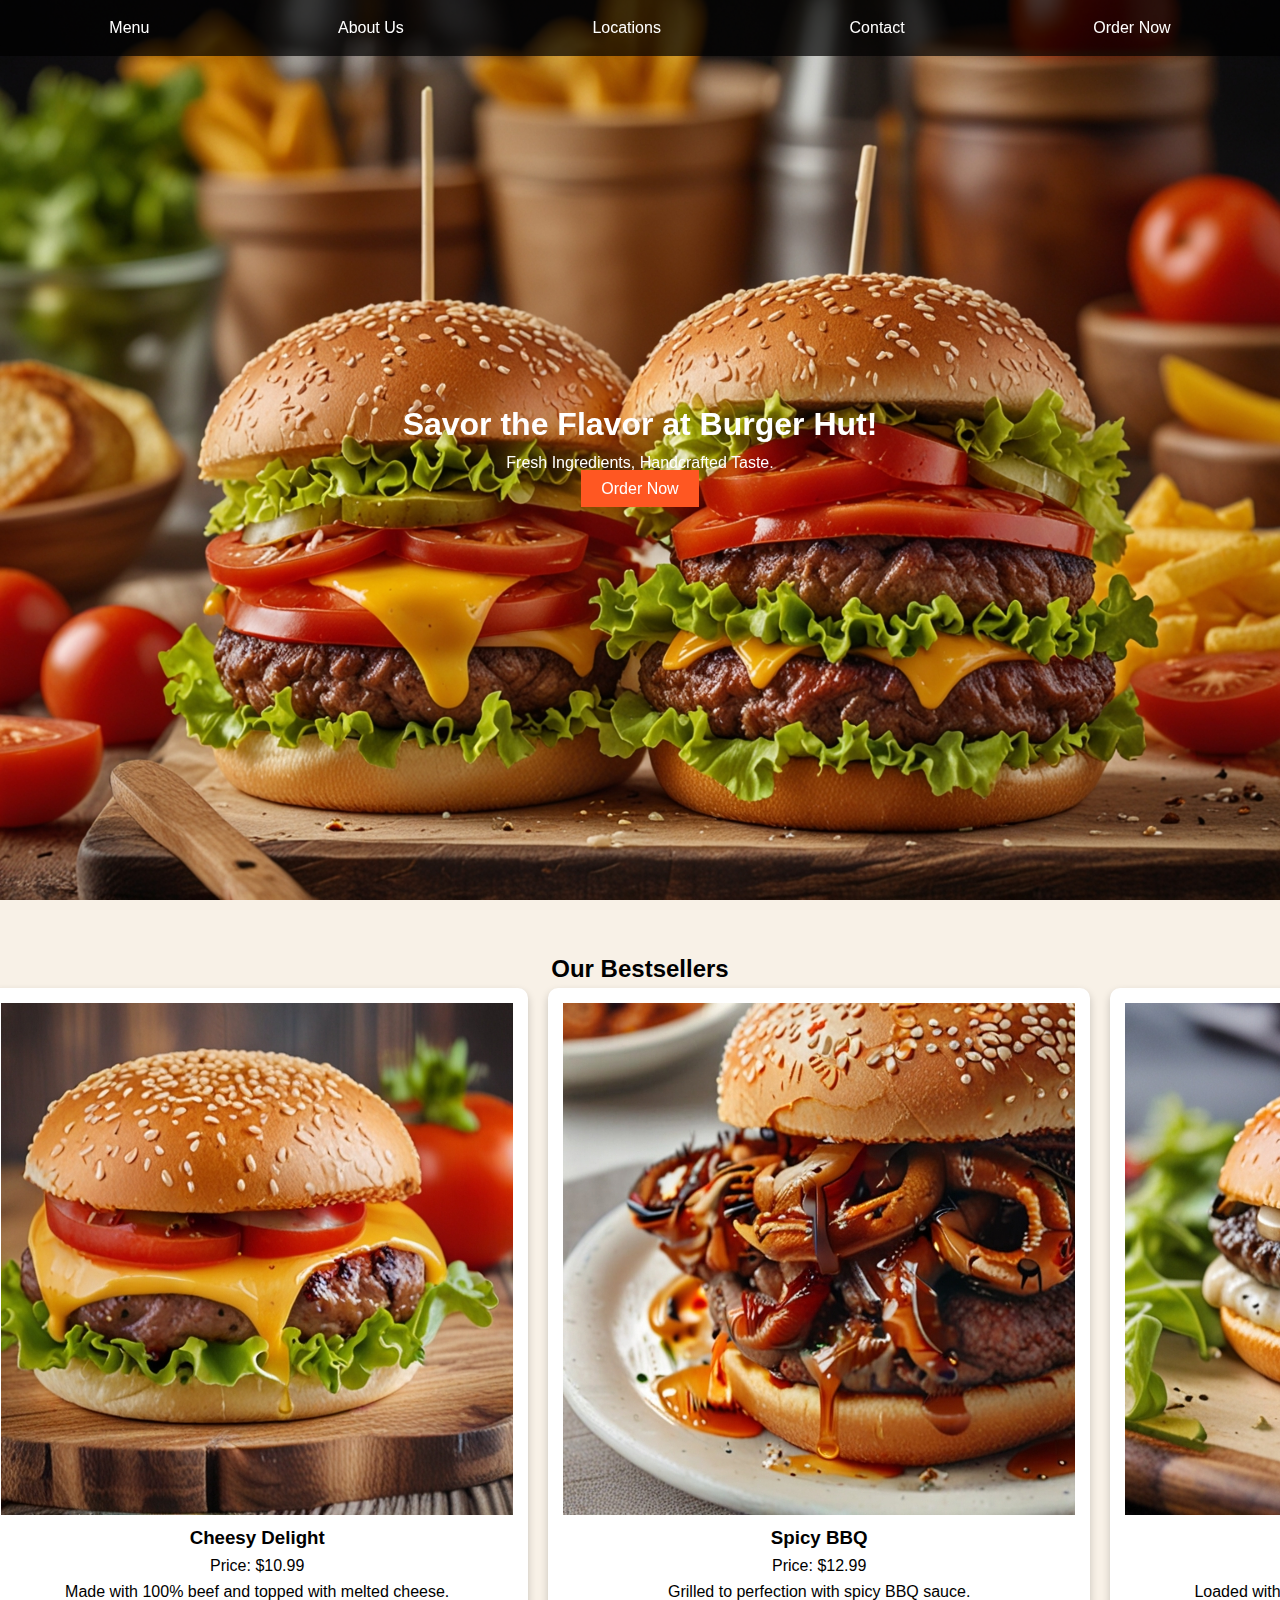
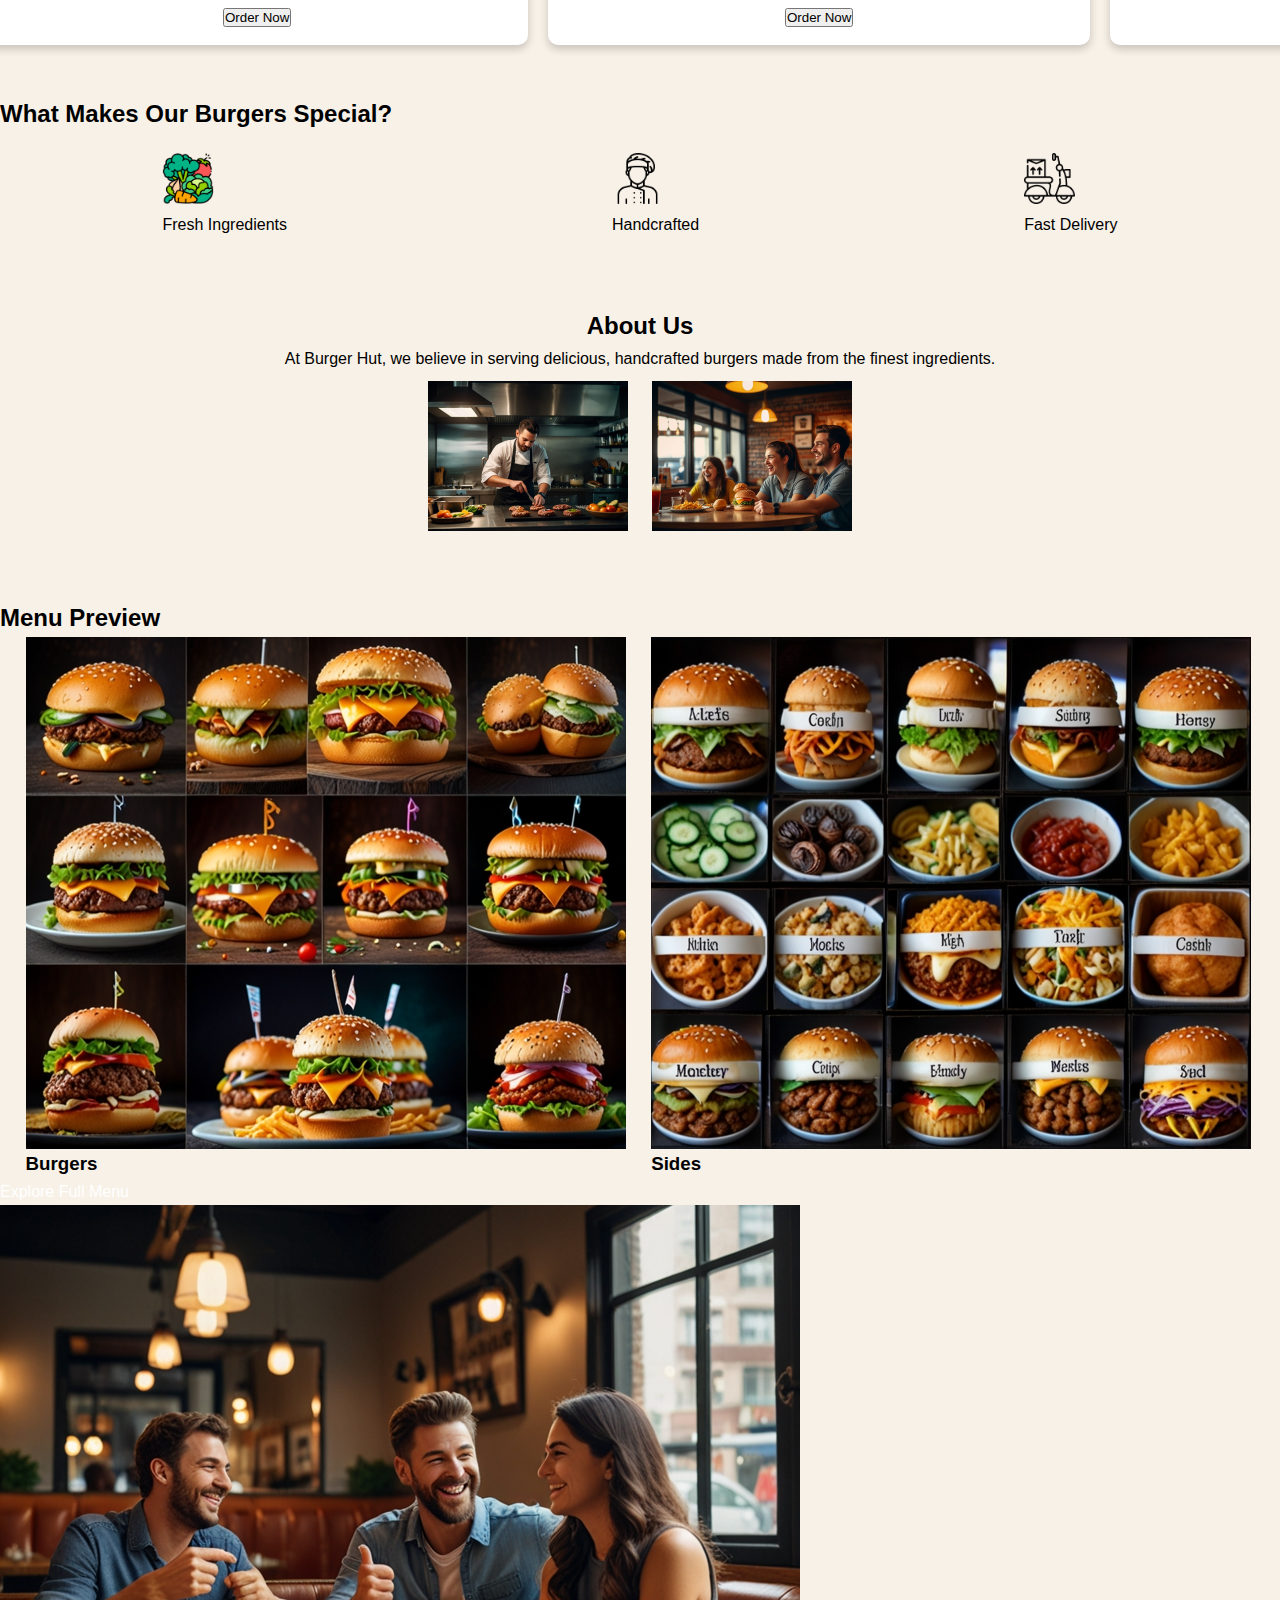
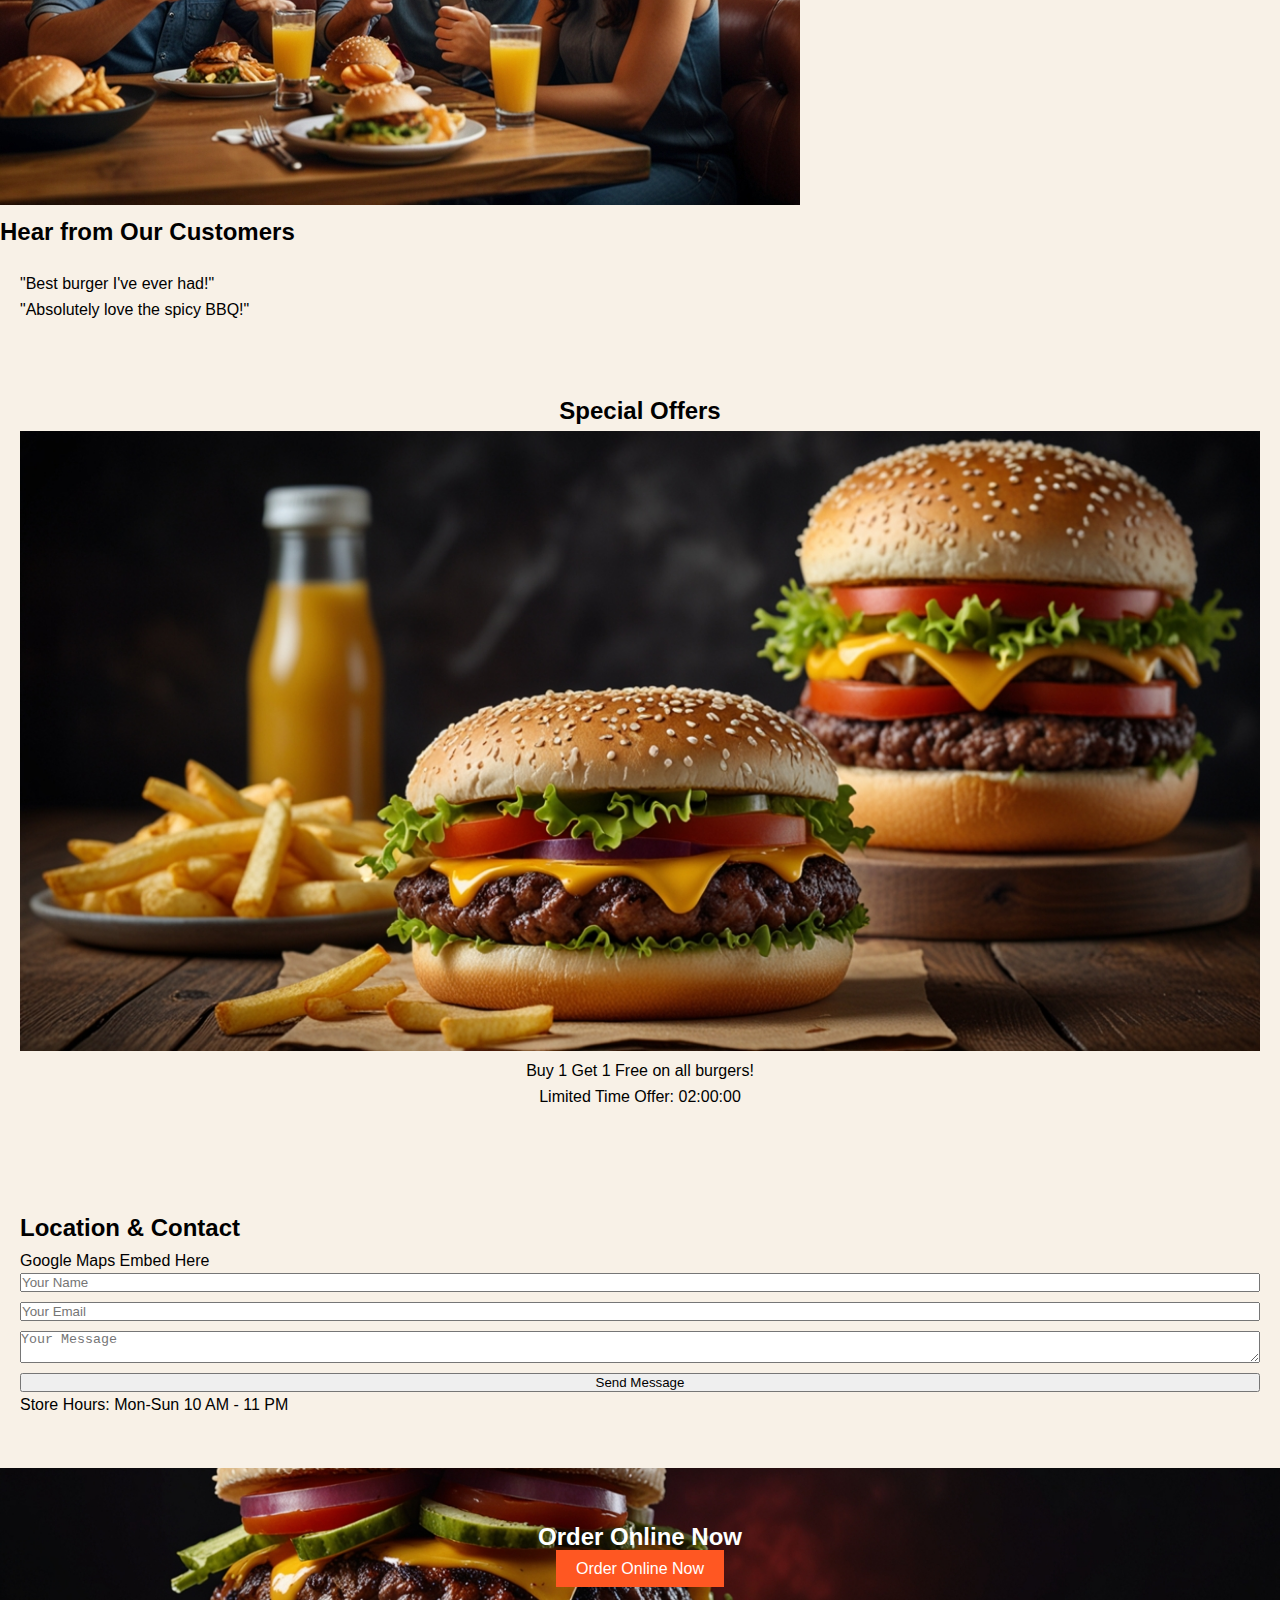
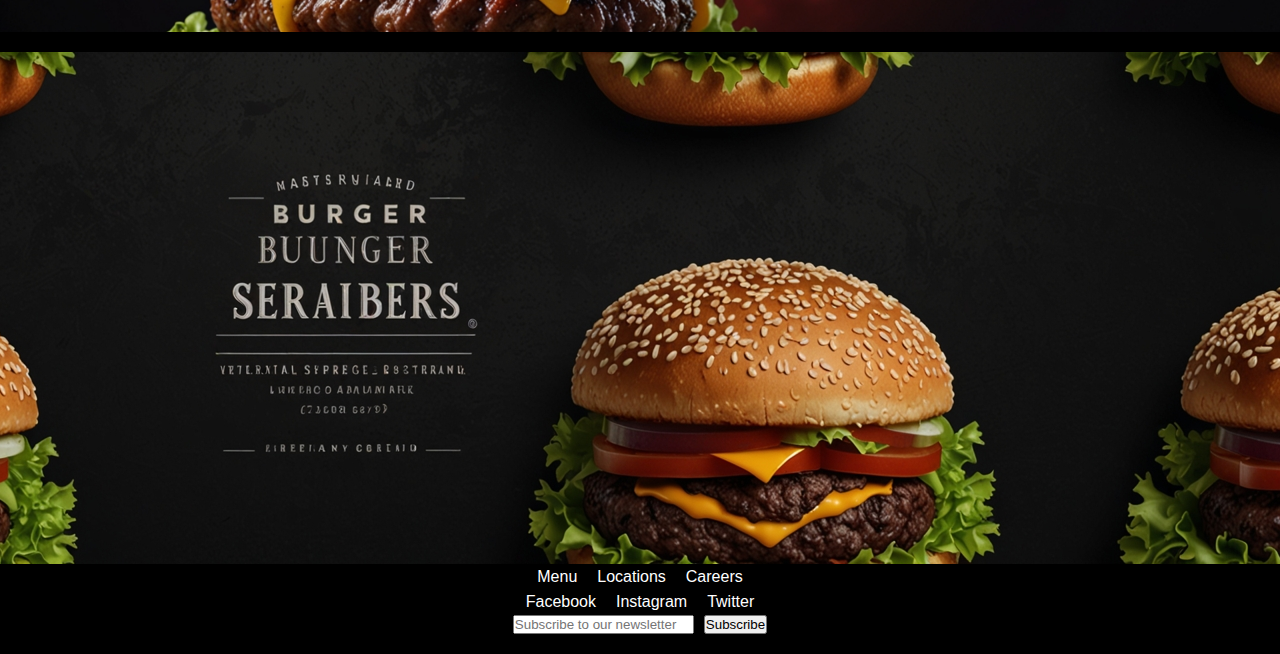
<file: Burger-Hut-Website/index.html>
<!DOCTYPE html>
<html lang="en">
<head>
    <meta charset="UTF-8">
    <meta name="viewport" content="width=device-width, initial-scale=1.0">
    <title>Burger Hut</title>
    <link rel="stylesheet" href="style.css">
</head>
<body>

    <!-- Hero Section -->
    <header class="hero-section">
        <nav class="navbar">
            <a href="#menu">Menu</a>
            <a href="#about">About Us</a>
            <a href="#locations">Locations</a>
            <a href="#contact">Contact</a>
            <a href="#order" class="cta">Order Now</a>
        </nav>
        
        <div class="hero-content">
            <h1>Savor the Flavor at Burger Hut!</h1>
            <p>Fresh Ingredients, Handcrafted Taste.</p>
            <a href="#order" class="cta-button">Order Now</a>
        </div>
    </header>

    <!-- Featured Burgers Section -->
    <section id="featured" class="featured-section">
        <h2>Our Bestsellers</h2>
        <div class="burger-cards">
            <div class="burger-card">
                <img src="./images/feature 01.jpg" alt="Signature Burger 1">
                <h3>Cheesy Delight</h3>
                <p>Price: $10.99</p>
                <p>Made with 100% beef and topped with melted cheese.</p>
                <button>Order Now</button>
            </div>
            <div class="burger-card">
                <img src="./images/feature 02.jpg" alt="Signature Burger 2">
                <h3>Spicy BBQ</h3>
                <p>Price: $12.99</p>
                <p>Grilled to perfection with spicy BBQ sauce.</p>
                <button>Order Now</button>
            </div>
            <div class="burger-card">
                <img src="./images/feature 03.jpg" alt="Signature Burger 3">
                <h3>Mushroom Swiss</h3>
                <p>Price: $11.99</p>
                <p>Loaded with sautéed mushrooms and Swiss cheese.</p>
                <button>Order Now</button>
            </div>
        </div>
    </section>

    <!-- Why Choose Us Section -->
    <section id="why" class="why-section">
        <h2>What Makes Our Burgers Special?</h2>
        <div class="icon-grid">
            <div class="icon">
                <img src="./images/vegetable.png" alt="Fresh Ingredients">
                <p>Fresh Ingredients</p>
            </div>
            <div class="icon">
                <img src="./images/chef.png" alt="Handcrafted">
                <p>Handcrafted</p>
            </div>
            <div class="icon">
                <img src="./images/motorbike.png" alt="Fast Delivery">
                <p>Fast Delivery</p>
            </div>
        </div>
    </section>

    <!-- About Us Section -->
    <section id="about" class="about-section">
        <h2>About Us</h2>
        <p>At Burger Hut, we believe in serving delicious, handcrafted burgers made from the finest ingredients.</p>
        <div class="gallery">
            <img src="./images/about 1.jpg" alt="Chef">
            <img src="./images/about 2.jpg" alt="Customers Enjoying Burgers">
        </div>
    </section>

    <!-- Menu Preview Section -->
    <section class="menu-preview">
        <h2>Menu Preview</h2>
        <div class="carousel-slider">
            <div class="carousel-item">
                <img src="./images/menu 1.jpg" alt="Delicious Burgers" class="carousel-image">
                <h3>Burgers</h3>
            </div>
            <div class="carousel-item">
                <img src="./images/menu 2.jpg" alt="Tasty Sides" class="carousel-image">
                <h3>Sides</h3>
            </div>
            <div class="carousel-item">
                <img src="./images/menu 3.jpg" alt="Refreshing Drinks" class="carousel-image">
                <h3>Drinks</h3>
            </div>
            <!-- Add more items as needed -->
        </div>
        <a href="#full-menu" class="explore-button">Explore Full Menu</a>
    </section>
    

    <!-- Customer Reviews Section -->
    <section id="reviews" class="reviews-section">
        <img src="./images/cus rev.jpg" alt="">
        <h2>Hear from Our Customers</h2>
        <div class="review-carousel">
            <blockquote>
                "Best burger I've ever had!"
            </blockquote>
            <blockquote>
                "Absolutely love the spicy BBQ!"
            </blockquote>
        </div>
    </section>

    <!-- Special Offers Section -->
    <section id="offers" class="offers-section">
        <h2>Special Offers</h2>
        <div class="offers">
            <img src="./images/special offer.jpg" alt="">
            <p>Buy 1 Get 1 Free on all burgers!</p>
            <div class="countdown-timer">Limited Time Offer: <span id="countdown">02:00:00</span></div>
        </div>
    </section>

    <!-- Location & Contact Section -->
    <section id="locations" class="location-contact-section">
        <h2>Location & Contact</h2>
        <div id="map">Google Maps Embed Here</div>
        <form class="contact-form">
            <input type="text" placeholder="Your Name" required>
            <input type="email" placeholder="Your Email" required>
            <textarea placeholder="Your Message"></textarea>
            <button type="submit">Send Message</button>
        </form>
        <p>Store Hours: Mon-Sun 10 AM - 11 PM</p>
    </section>

    <!-- CTA Section -->
    <section id="cta" class="cta-section">
        <h2>Order Online Now</h2>
        <a href="#order" class="cta-button">Order Online Now</a>
    </section>

    <!-- Footer Section -->
    <footer class="footer-section">
        <img src="./images/footer.jpg" alt="">
        <div class="quick-links">
            <a href="#menu">Menu</a>
            <a href="#locations">Locations</a>
            <a href="#careers">Careers</a>
        </div>
        <div class="social-media">
            <a href="#">Facebook</a>
            <a href="#">Instagram</a>
            <a href="#">Twitter</a>
        </div>
        <form class="newsletter-form">
            <input type="email" placeholder="Subscribe to our newsletter">
            <button type="submit">Subscribe</button>
        </form>
    </footer>

    <script src="script.js"></script>
</body>
</html>
</file>
<file: Burger-Hut-Website/style.css>
* {
    margin: 0;
    padding: 0;
    box-sizing: border-box;
}

body {
    font-family: 'Arial', sans-serif;
    line-height: 1.6;
    background-color: #F8F1E7;
}

a{
    text-decoration: none;
    color: #fff;
}

.header-section, .footer-section {
    background-color: #000;
    color: #fff;
}

.hero-section {
    position: relative;
    background: url('./images/hero.jpg') no-repeat center center/cover;
    height: 100vh;
    display: flex;
    flex-direction: column;
    justify-content: center;
    align-items: center;
    text-align: center;
    color: #fff;
    padding: 20px;
}

.navbar {
    position: fixed;
    top: 0;
    background: rgba(0, 0, 0, 0.7);
    width: 100%;
    display: flex;
    justify-content: space-around;
    padding: 15px;
}

.hero-content {
    z-index: 2;
}

.cta-button {
    background: #ff5722;
    color: white;
    padding: 10px 20px;
    border: none;
    cursor: pointer;
    text-decoration: none;
}

.featured-section {
    padding: 50px 20px;
    text-align: center;
}

.burger-cards {
    width: 100%;
    height: 100%;
    display: flex;
    justify-content: center;
    gap: 20px;
    margin-left: 14vw;
}

.burger-card {
    background: #fff;
    padding: 15px;
    border-radius: 10px;
    box-shadow: 0 4px 8px rgba(0, 0, 0, 0.2);
    transition: transform 0.3s;
}

.burger-card:hover {
    transform: scale(1.05);
}

.icon-grid {
    display: flex;
    justify-content: space-around;
    padding: 20px 0;
}

.icon-grid .icon img{
    width: 4vw;
    height: 4vw;
    object-fit: cover;
}

.about-section {
    padding: 50px 20px;
    text-align: center;
}

.gallery img {
    width: 200px;
    margin: 10px;
}

.menu-preview-section {
    padding: 50px 20px;
    text-align: center;
}

.carousel-slider {
    display: flex;
    overflow-x: auto;
    gap: 2vw;
    margin-left: 2vw;
    margin-right: 2vw;
}

.review-carousel {
    padding: 20px;
}

.offers-section {
    padding: 50px 20px;
    text-align: center;
}

.location-contact-section {
    padding: 50px 20px;
}

.contact-form {
    display: flex;
    flex-direction: column;
    gap: 10px;
}

.cta-section {
    background: url('./images/CTA Section.jpg') no-repeat center center/cover;
    padding: 50px 20px;
    text-align: center;
    color: white;
}

.footer-section {
    padding: 20px;
    display: flex;
    flex-direction: column;
    align-items: center;
}

.footer-section img{
    overflow: hidden;
    object-fit: cover;
}

.quick-links, .social-media {
    display: flex;
    gap: 20px;
}

.newsletter-form {
    display: flex;
    gap: 10px;
}

.offers-section .offers img{
    object-fit: cover;
    width: 100%;
    height: 100%;
}

.carousel-slider .carousel-item img{
    display: flex;
}
</file>
